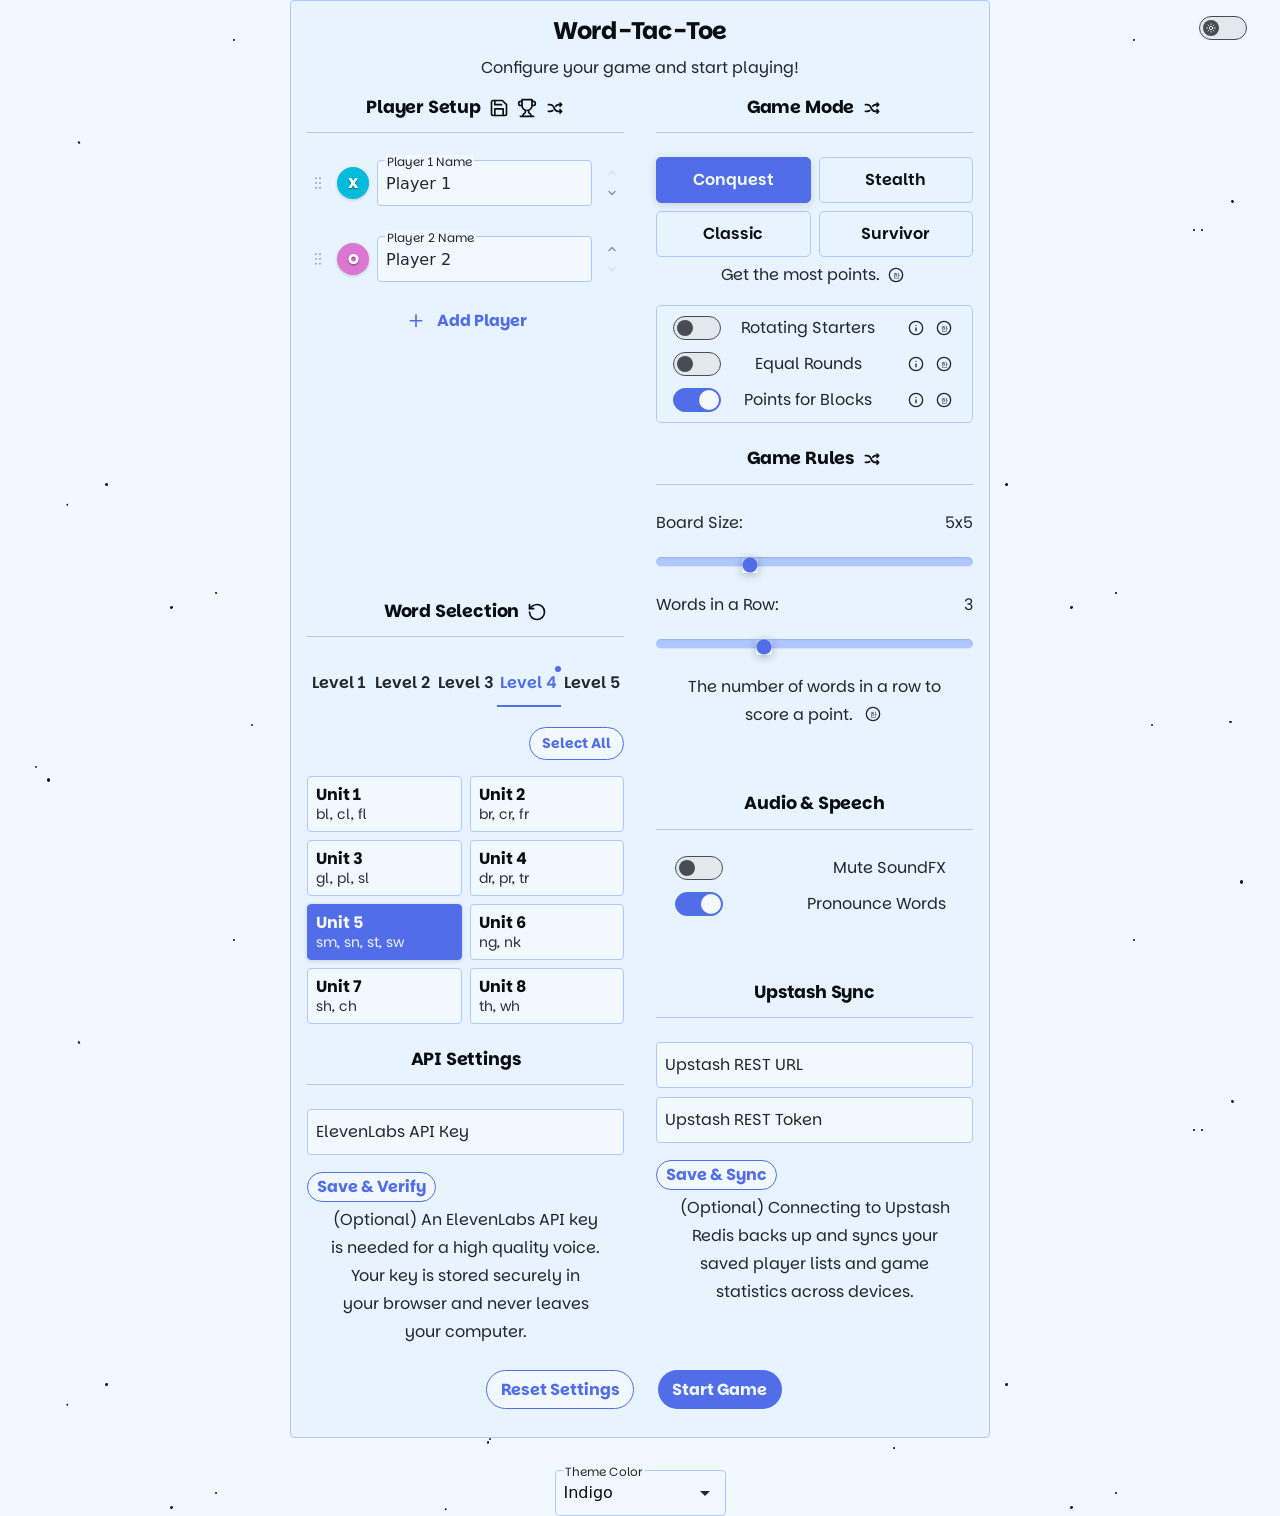
<file: index.html>
<!DOCTYPE html>
<html lang="en" class="light">

<head>
  <meta charset="UTF-8">
  <meta name="viewport" content="width=device-width, initial-scale=1.0">
  <title>Word-Tac-Toe</title>
  <link rel="icon" type="image/png" href="/favicon/favicon-96x96.png" sizes="96x96" />
  <link rel="icon" type="image/svg+xml" href="/favicon/favicon.svg" />
  <link rel="shortcut icon" href="/favicon/favicon.ico" />
  <link rel="apple-touch-icon" sizes="180x180" href="/favicon/apple-touch-icon.png" />
  <meta name="apple-mobile-web-app-title" content="Word-Tac-Toe" />
  <link rel="manifest" href="/favicon/site.webmanifest" />
  <link rel="stylesheet" href="css/main.css?v=13">
</head>

<body>
  <header class="theme-switcher-container">
    <label class="switch">
      <input type="checkbox" role="switch" id="darkModeToggle">
      <span class="label sr-only">Toggle dark mode</span>
    </label>
  </header>
  <main>
    <div id="view-container">
      <div id="game-setup" class="card outlined view is-active">
        <hgroup>
          <h2 class="h3">Word-Tac-Toe</h2>
          <p>Configure your game and start playing!</p>
        </hgroup>
        <div class="content">
          <div class="setup-section player-setup">
            <h4 class="h5">
              Player Setup
              <button id="manage-sets-btn" class="icon-button small" aria-label="Manage player lists">
                <svg xmlns="http://www.w3.org/2000/svg" width="24" height="24" viewBox="0 0 24 24" fill="none"
                  stroke="currentColor" stroke-width="2" stroke-linecap="round" stroke-linejoin="round">
                  <path d="M19 21H5a2 2 0 0 1-2-2V5a2 2 0 0 1 2-2h11l5 5v11a2 2 0 0 1-2 2z"></path>
                  <polyline points="17 21 17 13 7 13 7 21"></polyline>
                  <polyline points="7 3 7 8 15 8"></polyline>
                </svg>
              </button>
              <button id="show-stats-btn" class="icon-button small" aria-label="Show player stats">
                <svg xmlns="http://www.w3.org/2000/svg" width="24" height="24" viewBox="0 0 24 24" fill="none"
                  stroke="currentColor" stroke-width="2" stroke-linecap="round" stroke-linejoin="round">
                  <path d="M6 9H4.5a2.5 2.5 0 0 1 0-5H6" />
                  <path d="M18 9h1.5a2.5 2.5 0 0 0 0-5H18" />
                  <path d="M4 22h16" />
                  <path d="M10 14.66V17c0 .55-.47.98-.97 1.21C7.85 18.75 7 20.24 7 22" />
                  <path d="M14 14.66V17c0 .55.47.98.97 1.21C16.15 18.75 17 20.24 17 22" />
                  <path d="M18 2H6v7a6 6 0 0 0 12 0V2Z" />
                </svg>
              </button>
              <button id="randomizePlayerOrderBtn_setup" class="icon-button small" aria-label="Randomize player order">
                <svg viewBox="0 0 24 24" version="1.1" xml:space="preserve" xmlns="http://www.w3.org/2000/svg"
                  xmlns:xlink="http://www.w3.org/1999/xlink" fill="currentColor">
                  <g id="SVGRepo_bgCarrier" stroke-width="0"></g>
                  <g id="SVGRepo_tracerCarrier" stroke-linecap="round" stroke-linejoin="round"></g>
                  <g id="SVGRepo_iconCarrier">
                    <style type="text/css">
                      .st0 {
                        opacity: 0.2;
                        fill: none;
                        stroke: #000000;
                        stroke-width: 5.000000e-02;
                        stroke-miterlimit: 10;
                      }
                    </style>
                    <g id="Layer_1"></g>
                    <g id="Layer_2">
                      <g>
                        <path
                          d="M8.7,14.2C8,14.7,7.1,15,6.2,15H4c-0.6,0-1,0.4-1,1s0.4,1,1,1h2.2c1.3,0,2.6-0.4,3.7-1.2c0.4-0.3,0.5-1,0.2-1.4 C9.7,13.9,9.1,13.8,8.7,14.2z">
                        </path>
                        <path
                          d="M13,10.7c0.3,0,0.6-0.1,0.8-0.3C14.5,9.5,15.6,9,16.8,9h0.8l-0.3,0.3c-0.4,0.4-0.4,1,0,1.4c0.2,0.2,0.5,0.3,0.7,0.3 s0.5-0.1,0.7-0.3l2-2c0.1-0.1,0.2-0.2,0.2-0.3c0.1-0.2,0.1-0.5,0-0.8c-0.1-0.1-0.1-0.2-0.2-0.3l-2-2c-0.4-0.4-1-0.4-1.4,0 s-0.4,1,0,1.4L17.6,7h-0.8c-1.8,0-3.4,0.8-4.6,2.1c-0.4,0.4-0.3,1,0.1,1.4C12.5,10.7,12.8,10.7,13,10.7z">
                        </path>
                        <path
                          d="M20.7,15.3l-2-2c-0.4-0.4-1-0.4-1.4,0s-0.4,1,0,1.4l0.3,0.3h-1.5c-1.6,0-2.9-0.9-3.6-2.3l-1.2-2.4C10.3,8.3,8.2,7,5.9,7H4 C3.4,7,3,7.4,3,8s0.4,1,1,1h1.9c1.6,0,2.9,0.9,3.6,2.3l1.2,2.4c1,2.1,3.1,3.4,5.4,3.4h1.5l-0.3,0.3c-0.4,0.4-0.4,1,0,1.4 c0.2,0.2,0.5,0.3,0.7,0.3s0.5-0.1,0.7-0.3l2-2C21.1,16.3,21.1,15.7,20.7,15.3z">
                        </path>
                      </g>
                    </g>
                  </g>
                </svg>
              </button>
            </h4>


            <div id="player-names-container">
            </div>

            <div class="add-player-container">
              <button id="addPlayerBtn" class="button">
                <svg xmlns="http://www.w3.org/2000/svg" width="24" height="24" viewBox="0 0 24 24" fill="none"
                  stroke="currentColor" stroke-width="2" stroke-linecap="round" stroke-linejoin="round">
                  <line x1="12" y1="5" x2="12" y2="19"></line>
                  <line x1="5" y1="12" x2="19" y2="12"></line>
                </svg>
                <span>Add Player</span>
              </button>
            </div>

          </div>

          <div class="setup-section game-rules">
            <h4 class="h5">
              Game Rules
              <button id="randomizeBoardSizeBtn" class="icon-button small" aria-label="Randomize game board size">
                <svg viewBox="0 0 24 24" version="1.1" xml:space="preserve" xmlns="http://www.w3.org/2000/svg"
                  xmlns:xlink="http://www.w3.org/1999/xlink" fill="currentColor">
                  <g id="SVGRepo_bgCarrier" stroke-width="0"></g>
                  <g id="SVGRepo_tracerCarrier" stroke-linecap="round" stroke-linejoin="round"></g>
                  <g id="SVGRepo_iconCarrier">
                    <style type="text/css">
                      .st0 {
                        opacity: 0.2;
                        fill: none;
                        stroke: #000000;
                        stroke-width: 5.000000e-02;
                        stroke-miterlimit: 10;
                      }
                    </style>
                    <g id="Layer_1"></g>
                    <g id="Layer_2">
                      <g>
                        <path
                          d="M8.7,14.2C8,14.7,7.1,15,6.2,15H4c-0.6,0-1,0.4-1,1s0.4,1,1,1h2.2c1.3,0,2.6-0.4,3.7-1.2c0.4-0.3,0.5-1,0.2-1.4 C9.7,13.9,9.1,13.8,8.7,14.2z">
                        </path>
                        <path
                          d="M13,10.7c0.3,0,0.6-0.1,0.8-0.3C14.5,9.5,15.6,9,16.8,9h0.8l-0.3,0.3c-0.4,0.4-0.4,1,0,1.4c0.2,0.2,0.5,0.3,0.7,0.3 s0.5-0.1,0.7-0.3l2-2c0.1-0.1,0.2-0.2,0.2-0.3c0.1-0.2,0.1-0.5,0-0.8c-0.1-0.1-0.1-0.2-0.2-0.3l-2-2c-0.4-0.4-1-0.4-1.4,0 s-0.4,1,0,1.4L17.6,7h-0.8c-1.8,0-3.4,0.8-4.6,2.1c-0.4,0.4-0.3,1,0.1,1.4C12.5,10.7,12.8,10.7,13,10.7z">
                        </path>
                        <path
                          d="M20.7,15.3l-2-2c-0.4-0.4-1-0.4-1.4,0s-0.4,1,0,1.4l0.3,0.3h-1.5c-1.6,0-2.9-0.9-3.6-2.3l-1.2-2.4C10.3,8.3,8.2,7,5.9,7H4 C3.4,7,3,7.4,3,8s0.4,1,1,1h1.9c1.6,0,2.9,0.9,3.6,2.3l1.2,2.4c1,2.1,3.1,3.4,5.4,3.4h1.5l-0.3,0.3c-0.4,0.4-0.4,1,0,1.4 c0.2,0.2,0.5,0.3,0.7,0.3s0.5-0.1,0.7-0.3l2-2C21.1,16.3,21.1,15.7,20.7,15.3z">
                        </path>
                      </g>
                    </g>
                  </g>
                </svg>
              </button>
            </h4>
            <div class="range-container">
              <label class="range">
                <div class="range-label-container">
                  <span class="label">Board Size: </span><span id="gridSizeValue">5x5</span>
                </div>
                <input type="range" id="gridSize" min="3" max="10" value="5">
              </label>
            </div>
            <div class="range-container">
              <label class="range">
                <div class="range-label-container">
                  <span class="label">Words in a Row: </span><span id="matchLengthValue">3</span>
                </div>
                <input type="range" id="matchLength" min="2" max="5" value="3">
              </label>
            </div>
            <p class="field-hint">
              The number of words in a row to score a point.
              <span class="tooltip-container inline-tooltip">
                <button type="button" class="icon-button small tooltip-trigger" aria-label="Words in a Row Korean Info" aria-describedby="match-length-tooltip-ko">
                  <svg width="16" height="16" viewBox="0 0 24 24" fill="none" stroke="currentColor" stroke-width="2" stroke-linecap="round" stroke-linejoin="round">
                    <circle cx="12" cy="12" r="10"></circle>
                    <text x="12" y="12" text-anchor="middle" dominant-baseline="central" font-size="10.5" font-family="'Apple SD Gothic Neo', 'Malgun Gothic', 'Noto Sans KR', sans-serif" font-weight="700" fill="currentColor" stroke="none">한</text>
                  </svg>
                </button>
                <span id="match-length-tooltip-ko" class="tooltip-popup" role="tooltip">
                  점수를 획득하기 위해 한 줄로 이어야 하는 단어 수입니다.
                </span>
              </span>
            </p>
          </div>

          <div class="setup-section audio-settings">
            <h4 class="h5">Audio & Speech</h4>
            <div class="setting-group audio-toggles-group">
              <label class="switch">
                <input type="checkbox" role="switch" id="muteSoundsToggle">
                <span class="label">Mute SoundFX</span>
              </label>
              <label class="switch">
                <input type="checkbox" role="switch" id="pronounceWordsToggle" checked>
                <span class="label">Pronounce Words</span>
              </label>
            </div>
          </div>

          <div class="setup-section game-mode-setup">
            <h4 class="h5">
              Game Mode
              <button id="randomizeGameModeBtn" class="icon-button small" aria-label="Randomize game mode">
                <svg viewBox="0 0 24 24" version="1.1" xml:space="preserve" xmlns="http://www.w3.org/2000/svg"
                  xmlns:xlink="http://www.w3.org/1999/xlink" fill="currentColor">
                  <g id="SVGRepo_bgCarrier" stroke-width="0"></g>
                  <g id="SVGRepo_tracerCarrier" stroke-linecap="round" stroke-linejoin="round"></g>
                  <g id="SVGRepo_iconCarrier">
                    <style type="text/css">
                      .st0 {
                        opacity: 0.2;
                        fill: none;
                        stroke: #000000;
                        stroke-width: 5.000000e-02;
                        stroke-miterlimit: 10;
                      }
                    </style>
                    <g id="Layer_1"></g>
                    <g id="Layer_2">
                      <g>
                        <path
                          d="M8.7,14.2C8,14.7,7.1,15,6.2,15H4c-0.6,0-1,0.4-1,1s0.4,1,1,1h2.2c1.3,0,2.6-0.4,3.7-1.2c0.4-0.3,0.5-1,0.2-1.4 C9.7,13.9,9.1,13.8,8.7,14.2z">
                        </path>
                        <path
                          d="M13,10.7c0.3,0,0.6-0.1,0.8-0.3C14.5,9.5,15.6,9,16.8,9h0.8l-0.3,0.3c-0.4,0.4-0.4,1,0,1.4c0.2,0.2,0.5,0.3,0.7,0.3 s0.5-0.1,0.7-0.3l2-2c0.1-0.1,0.2-0.2,0.2-0.3c0.1-0.2,0.1-0.5,0-0.8c-0.1-0.1-0.1-0.2-0.2-0.3l-2-2c-0.4-0.4-1-0.4-1.4,0 s-0.4,1,0,1.4L17.6,7h-0.8c-1.8,0-3.4,0.8-4.6,2.1c-0.4,0.4-0.3,1,0.1,1.4C12.5,10.7,12.8,10.7,13,10.7z">
                        </path>
                        <path
                          d="M20.7,15.3l-2-2c-0.4-0.4-1-0.4-1.4,0s-0.4,1,0,1.4l0.3,0.3h-1.5c-1.6,0-2.9-0.9-3.6-2.3l-1.2-2.4C10.3,8.3,8.2,7,5.9,7H4 C3.4,7,3,7.4,3,8s0.4,1,1,1h1.9c1.6,0,2.9,0.9,3.6,2.3l1.2,2.4c1,2.1,3.1,3.4,5.4,3.4h1.5l-0.3,0.3c-0.4,0.4-0.4,1,0,1.4 c0.2,0.2,0.5,0.3,0.7,0.3s0.5-0.1,0.7-0.3l2-2C21.1,16.3,21.1,15.7,20.7,15.3z">
                        </path>
                      </g>
                    </g>
                  </g>
                </svg>
              </button>
            </h4>
            <div class="game-mode-grid" id="gameModeSelector" role="radiogroup" aria-label="Game Mode">
              <button type="button" role="radio" data-mode="Conquest" aria-checked="true" class="selected">
                <span>Conquest</span>
              </button>
              <button type="button" role="radio" data-mode="Stealth" aria-checked="false">
                <span>Stealth</span>
              </button>
              <button type="button" role="radio" data-mode="Classic" aria-checked="false">
                <span>Classic</span>
              </button>
              <button type="button" role="radio" data-mode="Survivor" aria-checked="false">
                <span>Survivor</span>
              </button>
            </div>
            <div class="game-mode-hint-wrapper">
              <p class="field-hint" id="gameModeHint">Get the most points.</p>
              <div class="tooltip-container">
                <button type="button" class="icon-button small tooltip-trigger" aria-label="Game Mode Korean Info" aria-describedby="game-mode-tooltip-ko">
                  <svg width="16" height="16" viewBox="0 0 24 24" fill="none" stroke="currentColor" stroke-width="2" stroke-linecap="round" stroke-linejoin="round">
                    <circle cx="12" cy="12" r="10"></circle>
                    <text x="12" y="12" text-anchor="middle" dominant-baseline="central" font-size="10.5" font-family="'Apple SD Gothic Neo', 'Malgun Gothic', 'Noto Sans KR', sans-serif" font-weight="700" fill="currentColor" stroke="none">한</text>
                  </svg>
                </button>
                <div id="game-mode-tooltip-ko" class="tooltip-popup" role="tooltip">
                  가장 많은 점수를 획득하세요.
                </div>
              </div>
            </div>
            <div id="modeRulesPanel" class="mode-rules-panel">
              <div class="panel-inner">
                <div id="conquestOptionsGroup" class="setting-group conquest-options">
              <div class="option-row">
                <label class="switch">
                  <input type="checkbox" role="switch" id="conquestRotatingStarterToggle">
                  <span class="label">Rotating Starters</span>
                </label>
                <div class="tooltip-group">
                  <div class="tooltip-container">
                    <button type="button" class="icon-button small tooltip-trigger" aria-label="Rotating Starters Info" aria-describedby="conquest-starter-tooltip">
                      <svg width="16" height="16" viewBox="0 0 24 24" fill="none" stroke="currentColor" stroke-width="2" stroke-linecap="round" stroke-linejoin="round">
                        <circle cx="12" cy="12" r="10"></circle>
                        <line x1="12" y1="16" x2="12" y2="12"></line>
                        <line x1="12" y1="8" x2="12.01" y2="8"></line>
                      </svg>
                    </button>
                    <div id="conquest-starter-tooltip" class="tooltip-popup" role="tooltip">
                      Rotates which player moves first at the start of each round to balance opening tempo.
                    </div>
                  </div>
                  <div class="tooltip-container">
                    <button type="button" class="icon-button small tooltip-trigger" aria-label="Rotating Starters Korean Info" aria-describedby="conquest-starter-tooltip-ko">
                      <svg width="16" height="16" viewBox="0 0 24 24" fill="none" stroke="currentColor" stroke-width="2" stroke-linecap="round" stroke-linejoin="round">
                        <circle cx="12" cy="12" r="10"></circle>
                        <text x="12" y="12" text-anchor="middle" dominant-baseline="central" font-size="10.5" font-family="'Apple SD Gothic Neo', 'Malgun Gothic', 'Noto Sans KR', sans-serif" font-weight="700" fill="currentColor" stroke="none">한</text>
                      </svg>
                    </button>
                    <div id="conquest-starter-tooltip-ko" class="tooltip-popup" role="tooltip">
                      매 라운드마다 선공 플레이어를 교대하여 첫 번째 턴의 유리함을 조절합니다.
                    </div>
                  </div>
                </div>
              </div>

              <div class="option-row">
                <label class="switch">
                  <input type="checkbox" role="switch" id="conquestEqualRoundsToggle">
                  <span class="label">Equal Rounds</span>
                </label>
                <div class="tooltip-group">
                  <div class="tooltip-container">
                    <button type="button" class="icon-button small tooltip-trigger" aria-label="Equal Rounds Info" aria-describedby="conquest-rounds-tooltip">
                      <svg width="16" height="16" viewBox="0 0 24 24" fill="none" stroke="currentColor" stroke-width="2" stroke-linecap="round" stroke-linejoin="round">
                        <circle cx="12" cy="12" r="10"></circle>
                        <line x1="12" y1="16" x2="12" y2="12"></line>
                        <line x1="12" y1="8" x2="12.01" y2="8"></line>
                      </svg>
                    </button>
                    <div id="conquest-rounds-tooltip" class="tooltip-popup" role="tooltip">
                      Ends the match once all players have taken an equal number of turns so no player gets an extra move on odd grids.
                    </div>
                  </div>
                  <div class="tooltip-container">
                    <button type="button" class="icon-button small tooltip-trigger" aria-label="Equal Rounds Korean Info" aria-describedby="conquest-rounds-tooltip-ko">
                      <svg width="16" height="16" viewBox="0 0 24 24" fill="none" stroke="currentColor" stroke-width="2" stroke-linecap="round" stroke-linejoin="round">
                        <circle cx="12" cy="12" r="10"></circle>
                        <text x="12" y="12" text-anchor="middle" dominant-baseline="central" font-size="10.5" font-family="'Apple SD Gothic Neo', 'Malgun Gothic', 'Noto Sans KR', sans-serif" font-weight="700" fill="currentColor" stroke="none">한</text>
                      </svg>
                    </button>
                    <div id="conquest-rounds-tooltip-ko" class="tooltip-popup" role="tooltip">
                      모든 플레이어가 동일한 횟수의 턴을 마친 후 경기를 종료하여, 홀수 칸 그리드에서 특정 플레이어가 추가 턴을 갖지 않도록 합니다.
                    </div>
                  </div>
                </div>
              </div>

              <div class="option-row">
                <label class="switch">
                  <input type="checkbox" role="switch" id="conquestBlockPointsToggle" checked>
                  <span class="label">Points for Blocks</span>
                </label>
                <div class="tooltip-group">
                  <div class="tooltip-container">
                    <button type="button" class="icon-button small tooltip-trigger" aria-label="Points for Blocks Info" aria-describedby="conquest-block-tooltip">
                      <svg width="16" height="16" viewBox="0 0 24 24" fill="none" stroke="currentColor" stroke-width="2" stroke-linecap="round" stroke-linejoin="round">
                        <circle cx="12" cy="12" r="10"></circle>
                        <line x1="12" y1="16" x2="12" y2="12"></line>
                        <line x1="12" y1="8" x2="12.01" y2="8"></line>
                      </svg>
                    </button>
                    <div id="conquest-block-tooltip" class="tooltip-popup" role="tooltip">
                      Earn 0.5 points for each opponent scoring line blocked by your move (when not scoring a point).
                    </div>
                  </div>
                  <div class="tooltip-container">
                    <button type="button" class="icon-button small tooltip-trigger" aria-label="Points for Blocks Korean Info" aria-describedby="conquest-block-tooltip-ko">
                      <svg width="16" height="16" viewBox="0 0 24 24" fill="none" stroke="currentColor" stroke-width="2" stroke-linecap="round" stroke-linejoin="round">
                        <circle cx="12" cy="12" r="10"></circle>
                        <text x="12" y="12" text-anchor="middle" dominant-baseline="central" font-size="10.5" font-family="'Apple SD Gothic Neo', 'Malgun Gothic', 'Noto Sans KR', sans-serif" font-weight="700" fill="currentColor" stroke="none">한</text>
                      </svg>
                    </button>
                    <div id="conquest-block-tooltip-ko" class="tooltip-popup" role="tooltip">
                      자신의 턴에 점수를 내지 않더라도, 상대방의 득점 라인을 방어(블록)할 때마다 0.5점을 획득합니다.
                    </div>
                  </div>
                </div>
              </div>
            </div>
            <div id="stealthOptionsGroup" class="setting-group stealth-options hidden">
              <div class="option-row">
                <label class="switch">
                  <input type="checkbox" role="switch" id="stealthRotatingStarterToggle">
                  <span class="label">Rotating Starters</span>
                </label>
                <div class="tooltip-group">
                  <div class="tooltip-container">
                    <button type="button" class="icon-button small tooltip-trigger" aria-label="Rotating Starters Info" aria-describedby="stealth-starter-tooltip">
                      <svg width="16" height="16" viewBox="0 0 24 24" fill="none" stroke="currentColor" stroke-width="2" stroke-linecap="round" stroke-linejoin="round">
                        <circle cx="12" cy="12" r="10"></circle>
                        <line x1="12" y1="16" x2="12" y2="12"></line>
                        <line x1="12" y1="8" x2="12.01" y2="8"></line>
                      </svg>
                    </button>
                    <div id="stealth-starter-tooltip" class="tooltip-popup" role="tooltip">
                      Rotates which player moves first at the start of each round to balance opening tempo.
                    </div>
                  </div>
                  <div class="tooltip-container">
                    <button type="button" class="icon-button small tooltip-trigger" aria-label="Rotating Starters Korean Info" aria-describedby="stealth-starter-tooltip-ko">
                      <svg width="16" height="16" viewBox="0 0 24 24" fill="none" stroke="currentColor" stroke-width="2" stroke-linecap="round" stroke-linejoin="round">
                        <circle cx="12" cy="12" r="10"></circle>
                        <text x="12" y="12" text-anchor="middle" dominant-baseline="central" font-size="10.5" font-family="'Apple SD Gothic Neo', 'Malgun Gothic', 'Noto Sans KR', sans-serif" font-weight="700" fill="currentColor" stroke="none">한</text>
                      </svg>
                    </button>
                    <div id="stealth-starter-tooltip-ko" class="tooltip-popup" role="tooltip">
                      매 라운드마다 선공 플레이어를 교대하여 첫 번째 턴의 유리함을 조절합니다.
                    </div>
                  </div>
                </div>
              </div>

              <div class="option-row">
                <label class="switch">
                  <input type="checkbox" role="switch" id="stealthEqualRoundsToggle">
                  <span class="label">Equal Rounds</span>
                </label>
                <div class="tooltip-group">
                  <div class="tooltip-container">
                    <button type="button" class="icon-button small tooltip-trigger" aria-label="Equal Rounds Info" aria-describedby="stealth-rounds-tooltip">
                      <svg width="16" height="16" viewBox="0 0 24 24" fill="none" stroke="currentColor" stroke-width="2" stroke-linecap="round" stroke-linejoin="round">
                        <circle cx="12" cy="12" r="10"></circle>
                        <line x1="12" y1="16" x2="12" y2="12"></line>
                        <line x1="12" y1="8" x2="12.01" y2="8"></line>
                      </svg>
                    </button>
                    <div id="stealth-rounds-tooltip" class="tooltip-popup" role="tooltip">
                      Ends the match once all players have taken an equal number of turns so no player is forced to take an extra turn.
                    </div>
                  </div>
                  <div class="tooltip-container">
                    <button type="button" class="icon-button small tooltip-trigger" aria-label="Equal Rounds Korean Info" aria-describedby="stealth-rounds-tooltip-ko">
                      <svg width="16" height="16" viewBox="0 0 24 24" fill="none" stroke="currentColor" stroke-width="2" stroke-linecap="round" stroke-linejoin="round">
                        <circle cx="12" cy="12" r="10"></circle>
                        <text x="12" y="12" text-anchor="middle" dominant-baseline="central" font-size="10.5" font-family="'Apple SD Gothic Neo', 'Malgun Gothic', 'Noto Sans KR', sans-serif" font-weight="700" fill="currentColor" stroke="none">한</text>
                      </svg>
                    </button>
                    <div id="stealth-rounds-tooltip-ko" class="tooltip-popup" role="tooltip">
                      모든 플레이어가 동일한 횟수의 턴을 마친 후 경기를 종료하여, 특정 플레이어가 불필요하게 추가 턴을 하지 않도록 합니다.
                    </div>
                  </div>
                </div>
              </div>
            </div>
            <div id="survivorOptionsGroup" class="setting-group survivor-options hidden">
              <div class="option-row">
                <label class="switch">
                  <input type="checkbox" role="switch" id="survivorRotatingStarterToggle">
                  <span class="label">Rotating Starters</span>
                </label>
                <div class="tooltip-group">
                  <div class="tooltip-container">
                    <button type="button" class="icon-button small tooltip-trigger" aria-label="Rotating Starters Info" aria-describedby="survivor-starter-tooltip">
                      <svg width="16" height="16" viewBox="0 0 24 24" fill="none" stroke="currentColor" stroke-width="2" stroke-linecap="round" stroke-linejoin="round">
                        <circle cx="12" cy="12" r="10"></circle>
                        <line x1="12" y1="16" x2="12" y2="12"></line>
                        <line x1="12" y1="8" x2="12.01" y2="8"></line>
                      </svg>
                    </button>
                    <div id="survivor-starter-tooltip" class="tooltip-popup" role="tooltip">
                      Rotates who starts each round among surviving players so the last player doesn't have an unfair advantage.
                    </div>
                  </div>
                  <div class="tooltip-container">
                    <button type="button" class="icon-button small tooltip-trigger" aria-label="Rotating Starters Korean Info" aria-describedby="survivor-starter-tooltip-ko">
                      <svg width="16" height="16" viewBox="0 0 24 24" fill="none" stroke="currentColor" stroke-width="2" stroke-linecap="round" stroke-linejoin="round">
                        <circle cx="12" cy="12" r="10"></circle>
                        <text x="12" y="12" text-anchor="middle" dominant-baseline="central" font-size="10.5" font-family="'Apple SD Gothic Neo', 'Malgun Gothic', 'Noto Sans KR', sans-serif" font-weight="700" fill="currentColor" stroke="none">한</text>
                      </svg>
                    </button>
                    <div id="survivor-starter-tooltip-ko" class="tooltip-popup" role="tooltip">
                      마지막 플레이어에게 불리하지 않도록, 살아남은 플레이어들 사이에서 매 라운드 선공을 번갈아 변경합니다.
                    </div>
                  </div>
                </div>
              </div>

              <div class="option-row">
                <label class="switch">
                  <input type="checkbox" role="switch" id="survivorEqualRoundsToggle">
                  <span class="label">Equal Rounds</span>
                </label>
                <div class="tooltip-group">
                  <div class="tooltip-container">
                    <button type="button" class="icon-button small tooltip-trigger" aria-label="Equal Rounds Info" aria-describedby="survivor-equal-rounds-tooltip">
                      <svg width="16" height="16" viewBox="0 0 24 24" fill="none" stroke="currentColor" stroke-width="2" stroke-linecap="round" stroke-linejoin="round">
                        <circle cx="12" cy="12" r="10"></circle>
                        <line x1="12" y1="16" x2="12" y2="12"></line>
                        <line x1="12" y1="8" x2="12.01" y2="8"></line>
                      </svg>
                    </button>
                    <div id="survivor-equal-rounds-tooltip" class="tooltip-popup" role="tooltip">
                      Ensures all players get equal turns per round. When a player is eliminated, the round is completed so nobody is eliminated with fewer turns.
                    </div>
                  </div>
                  <div class="tooltip-container">
                    <button type="button" class="icon-button small tooltip-trigger" aria-label="Equal Rounds Korean Info" aria-describedby="survivor-equal-rounds-tooltip-ko">
                      <svg width="16" height="16" viewBox="0 0 24 24" fill="none" stroke="currentColor" stroke-width="2" stroke-linecap="round" stroke-linejoin="round">
                        <circle cx="12" cy="12" r="10"></circle>
                        <text x="12" y="12" text-anchor="middle" dominant-baseline="central" font-size="10.5" font-family="'Apple SD Gothic Neo', 'Malgun Gothic', 'Noto Sans KR', sans-serif" font-weight="700" fill="currentColor" stroke="none">한</text>
                      </svg>
                    </button>
                    <div id="survivor-equal-rounds-tooltip-ko" class="tooltip-popup" role="tooltip">
                      모든 플레이어가 라운드당 동일한 턴을 갖도록 합니다. 탈락자가 발생해도 해당 라운드를 끝까지 마쳐 더 적은 턴으로 탈락하지 않도록 보장합니다.
                    </div>
                  </div>
                </div>
              </div>
            </div>
              </div>
            </div>
          </div>

          <div class="setup-section word-selection">
            <h4 class="h5">
              Word Selection
              <button type="button" id="reset-units-btn" class="icon-button small" aria-label="Reset all units" title="Reset all units">
                <svg xmlns="http://www.w3.org/2000/svg" width="24" height="24" viewBox="0 0 24 24" fill="none" stroke="currentColor" stroke-width="2" stroke-linecap="round" stroke-linejoin="round">
                  <path d="M3 12a9 9 0 1 0 9-9 9.75 9.75 0 0 0-6.74 2.74L3 8"></path>
                  <path d="M3 3v5h5"></path>
                </svg>
              </button>
              <button type="button" id="manage-books-btn" class="icon-button small" aria-label="Manage textbook series visibility" title="Manage Books" style="display: none;">
                <svg xmlns="http://www.w3.org/2000/svg" width="24" height="24" viewBox="0 0 24 24" fill="none" stroke="currentColor" stroke-width="2" stroke-linecap="round" stroke-linejoin="round">
                  <path d="M4 19.5A2.5 2.5 0 0 1 6.5 17H20"></path>
                  <path d="M6.5 2H20v20H6.5A2.5 2.5 0 0 1 4 19.5v-15A2.5 2.5 0 0 1 6.5 2z"></path>
                </svg>
              </button>
            </h4>
            <div class="word-selection-container">
              <label class="field book-selection-field" id="book-select-field" style="display: none; width: 100%; max-width: 320px; margin-bottom: 0.5rem;">
                <span class="label">Textbook Series</span>
                <select id="book-select" class="book-select"></select>
              </label>

              <!-- Level Tabs Navigation -->
              <div id="unit-level-tabs" class="unit-level-tabs" role="tablist" aria-label="Textbook Levels">
              </div>

              <!-- Active Level Toolbar -->
              <div id="active-level-toolbar" class="active-level-toolbar">
                <button type="button" id="toggle-level-all-btn" class="button outlined small toggle-level-all-btn">Select All</button>
              </div>

              <!-- Unit Chips Grid -->
              <div id="unit-chips-grid" class="unit-chips-grid" role="group" aria-label="Unit Selection">
              </div>
            </div>
          </div>

          <div class="setup-section api-settings" id="api-settings-section">
            <h4 class="h5">API Settings</h4>
            <label class="field" id="api-key-field">
              <span class="label">ElevenLabs API Key</span>
              <input type="password" id="elevenlabs-api-key" name="elevenlabs-api-key" autocomplete="off"
                placeholder="Paste your key here...">
            </label>
            <div class="api-actions">
              <button id="save-api-key-btn" class="button outlined small">Save & Verify</button>
              <span id="api-key-status" class="api-status-msg"></span>
            </div>
            <p class="field-hint">(Optional) An ElevenLabs API key is needed for a high quality voice. <br> Your key is
              stored
              securely in your browser and never leaves your computer.</p>
          </div>

          <div class="setup-section sync-settings" id="sync-settings-section">
            <h4 class="h5">Upstash Sync</h4>
            <label class="field">
              <span class="label">Upstash REST URL</span>
              <input type="text" id="upstash-url" name="upstash-url" placeholder="https://...upstash.io">
            </label>
            <label class="field">
              <span class="label">Upstash REST Token</span>
              <input type="password" id="upstash-token" name="upstash-token" placeholder="Paste token here...">
            </label>
            <div class="sync-actions">
              <button id="save-sync-btn" class="button outlined small">Save & Sync</button>
              <span id="sync-status" class="sync-status-msg"></span>
            </div>
            <p class="field-hint">(Optional) Connecting to Upstash Redis backs up and syncs your saved player lists and game statistics across devices.</p>
          </div>

        </div>

        <div class="actions">
          <div class="button-group">
            <button id="resetSettingsBtn" class="button outlined">Reset Settings</button>
            <button id="startGameBtn" class="button filled">Start Game</button>
          </div>
        </div>
      </div>

      <label class="field" id="main-theme-selector">
        <span class="label">Theme Color</span>
        <select id="themeHueSelect">
          <option value="bw">Black & White</option>
          <option value="var(--oklch-red)">Red</option>
          <option value="var(--oklch-pink)">Pink</option>
          <option value="var(--oklch-purple)">Purple</option>
          <option value="var(--oklch-violet)">Violet</option>
          <option value="var(--oklch-indigo)" selected>Indigo</option>
          <option value="var(--oklch-blue)">Blue</option>
          <option value="var(--oklch-cyan)">Cyan</option>
          <option value="var(--oklch-teal)">Teal</option>
          <option value="var(--oklch-green)">Green</option>
          <option value="var(--oklch-lime)">Lime</option>
          <option value="var(--oklch-yellow)">Yellow</option>
          <option value="var(--oklch-orange)">Orange</option>
        </select>
      </label>

      <div id="game-view" class="view">
        <div id="reorder-controls" class="hidden">
          <div class="button-group">
            <button id="randomizeOrderBtn_game" class="button outlined">Randomize Order</button>
            <button id="startGameBtn_game" class="button filled">Start New Game</button>
          </div>
        </div>

        <div id="player-info-list" class="hidden">
        </div>

        <div id="game-board">
        </div>

        <div id="game-controls">
          <button id="resetGameBtn" class="button outlined">Reset Game</button>
          <button id="settings-btn" class="button">Back to Settings</button>
        </div>
      </div>

      <div id="stats-view" class="view">
        <div class="card outlined">
          <hgroup>
            <h2 class="h3">Player Statistics</h2>
          </hgroup>
          <div class="content">
            <label class="field">
              <span class="label">Select Player to View</span>
              <select id="stats-player-select">
                <option value="">--No players found--</option>
              </select>
            </label>
            <div id="stats-display-area">
            </div>
          </div>
          <div class="actions">
            <button id="back-to-setup-btn" class="button">Back to Setup</button>
          </div>
        </div>
      </div>
    </div>
  </main>

  <datalist id="player-list-data"></datalist>

  <footer>
    <div class="footer-illustration">
      <img src="images/snail.png" alt="A snail moving to the left" width="240">
    </div>
  </footer>

  <dialog id="game-over-dialog" class="card elevated">
    <hgroup>
      <h2 id="dialog-title" class="h4"></h2>
    </hgroup>
    <div id="dialog-content" class="content">
    </div>
    <div class="actions">
      <button id="close-dialog-btn" class="button outlined">Close</button>
      <button id="play-again-btn" class="button">Play Again</button>
    </div>
  </dialog>

  <dialog id="manage-books-dialog" class="card elevated manage-books-dialog">
    <div class="manage-books-header">
      <h3 class="h4" style="margin: 0;">Manage Books</h3>
      <button id="close-manage-books-btn" class="icon-button" aria-label="Close">
        <svg xmlns="http://www.w3.org/2000/svg" width="20" height="20" viewBox="0 0 24 24" fill="none" stroke="currentColor" stroke-width="2" stroke-linecap="round" stroke-linejoin="round">
          <line x1="18" y1="6" x2="6" y2="18"></line>
          <line x1="6" y1="6" x2="18" y2="18"></line>
        </svg>
      </button>
    </div>
    <p class="field-hint">Select which textbook series appear in Word-Tac-Toe.</p>
    <div id="manage-books-list" class="manage-books-list"></div>
    <div class="manage-books-actions">
      <button id="done-manage-books-btn" class="button">Done</button>
    </div>
  </dialog>

  <dialog id="player-sets-dialog" class="card elevated side-drawer">
    <button id="close-sets-dialog-btn" class="icon-button" aria-label="Close">
      <svg xmlns="http://www.w3.org/2000/svg" width="24" height="24" viewBox="0 0 24 24" fill="none"
        stroke="currentColor" stroke-width="2" stroke-linecap="round" stroke-linejoin="round">
        <line x1="18" y1="6" x2="6" y2="18"></line>
        <line x1="6" y1="6" x2="18" y2="18"></line>
      </svg>
    </button>
    <hgroup>
      <h2 class="h4">Manage Player Lists</h2>
    </hgroup>
    <div class="content">
      <div id="saved-sets-list">
      </div>
      <div class="save-set-action">
        <label class="field">
          <span class="label">List Name</span>
          <input type="text" id="save-set-name-input" placeholder="e.g. MWF 4:00 or TTh 6:50">
        </label>
        <div style="display: flex; gap: 0.5rem; margin-top: 0.35rem;">
          <label class="field" style="flex: 1; margin: 0;">
            <span class="label" style="font-size: 0.75rem;">Start Time</span>
            <input type="time" id="save-set-start-time" value="15:00">
          </label>
          <label class="field" style="flex: 1; margin: 0;">
            <span class="label" style="font-size: 0.75rem;">End Time</span>
            <input type="time" id="save-set-end-time" value="16:00">
          </label>
        </div>
        <div id="save-set-days-container" style="display: flex; gap: 0.25rem; margin-top: 0.4rem; flex-wrap: wrap;"></div>
        <button id="save-set-btn" class="button filled" style="margin-top: 0.75rem;">Save List &amp; Schedule</button>
      </div>
    </div>
  </dialog>

  <article popover="manual" id="feedback-snackbar" class="snackbar end-center" role="status">
    <div class="content">
      <p id="snackbar-message"></p>
    </div>
    <div class="actions">
      <button id="snackbar-action-btn" class="button"></button>
    
      <button class="icon-button" popovertarget="feedback-snackbar" popovertargetaction="hide">
        <span class="sr-only">Close</span>
        <svg xmlns="http://www.w3.org/2000/svg" width="24" height="24" viewBox="0 0 24 24" fill="none" stroke="currentColor"
          stroke-width="2" stroke-linecap="round" stroke-linejoin="round">
          <line x1="18" y1="6" x2="6" y2="18"></line>
          <line x1="6" y1="6" x2="18" y2="18"></line>
        </svg>
      </button>
    </div>
    </article>

  <script src="shared-class-sync.js?v=2.3"></script>
  <script>window.SharedClassSync?.getHiddenBooks || document.write('<script src="https://all-english-media.allenglish.link/shared/class-sync.js?v=2.3"><\/script>');</script>
  <script src="main.js?v=15" type="module" defer></script>
</body>

</html>
</file>
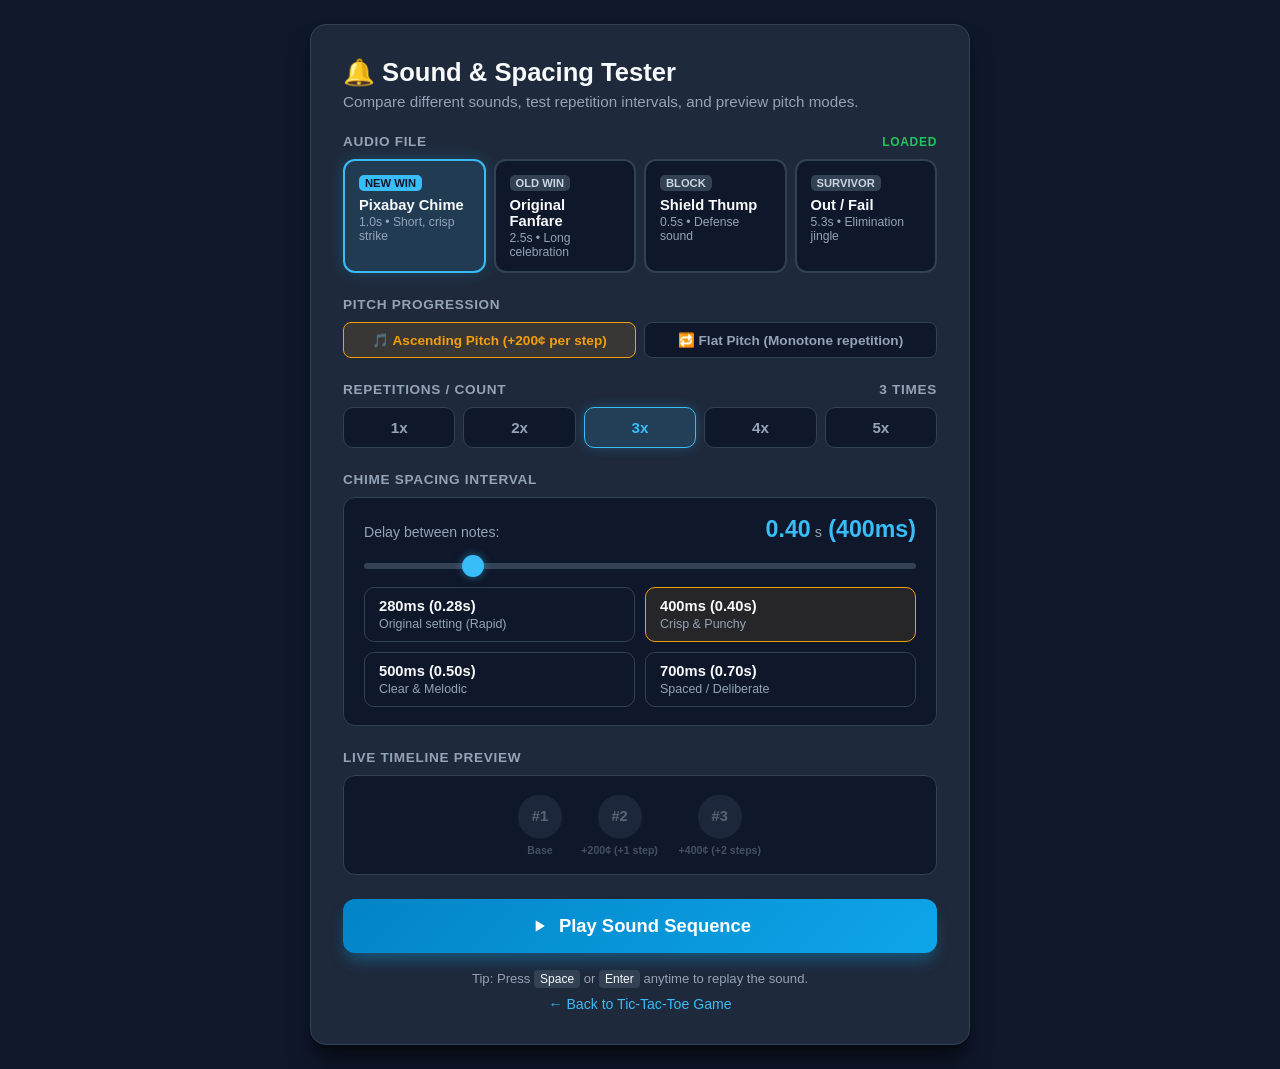
<file: sound-tester.html>
<!DOCTYPE html>
<html lang="en">
<head>
  <meta charset="UTF-8">
  <meta name="viewport" content="width=device-width, initial-scale=1.0">
  <title>Score & Sound Effect Tester</title>
  <style>
    :root {
      --bg: #0f172a;
      --card-bg: #1e293b;
      --card-border: #334155;
      --text-main: #f8fafc;
      --text-muted: #94a3b8;
      --primary: #38bdf8;
      --primary-hover: #0ea5e9;
      --accent: #f59e0b;
      --success: #22c55e;
    }

    * {
      box-sizing: border-box;
      margin: 0;
      padding: 0;
      font-family: -apple-system, BlinkMacSystemFont, "Segoe UI", Roboto, Helvetica, Arial, sans-serif;
    }

    body {
      background-color: var(--bg);
      color: var(--text-main);
      min-height: 100vh;
      display: flex;
      flex-direction: column;
      align-items: center;
      justify-content: center;
      padding: 24px;
    }

    .container {
      background: var(--card-bg);
      border: 1px solid var(--card-border);
      border-radius: 16px;
      max-width: 660px;
      width: 100%;
      padding: 32px;
      box-shadow: 0 20px 25px -5px rgba(0, 0, 0, 0.5), 0 8px 10px -6px rgba(0, 0, 0, 0.5);
    }

    h1 {
      font-size: 1.6rem;
      font-weight: 700;
      margin-bottom: 6px;
      display: flex;
      align-items: center;
      gap: 10px;
    }

    p.subtitle {
      color: var(--text-muted);
      font-size: 0.95rem;
      margin-bottom: 24px;
    }

    .section {
      margin-bottom: 24px;
    }

    .section-label {
      font-size: 0.85rem;
      font-weight: 600;
      text-transform: uppercase;
      letter-spacing: 0.05em;
      color: var(--text-muted);
      margin-bottom: 10px;
      display: flex;
      justify-content: space-between;
      align-items: center;
    }

    /* Sound Selector Cards */
    .sound-select-grid {
      display: grid;
      grid-template-columns: repeat(4, 1fr);
      gap: 8px;
    }

    @media (max-width: 600px) {
      .sound-select-grid {
        grid-template-columns: repeat(2, 1fr);
      }
    }

    .sound-card {
      background: #0f172a;
      border: 2px solid var(--card-border);
      border-radius: 12px;
      padding: 12px 14px;
      cursor: pointer;
      transition: all 0.15s ease;
      text-align: left;
      position: relative;
    }

    .sound-card:hover {
      border-color: #475569;
      background: #172033;
    }

    .sound-card.active {
      border-color: var(--primary);
      background: rgba(56, 189, 248, 0.12);
      box-shadow: 0 0 16px rgba(56, 189, 248, 0.2);
    }

    .sound-badge {
      display: inline-block;
      font-size: 0.70rem;
      font-weight: 700;
      text-transform: uppercase;
      padding: 2px 6px;
      border-radius: 5px;
      margin-bottom: 6px;
    }

    .sound-card.active .sound-badge {
      background: var(--primary);
      color: #0f172a;
    }

    .sound-card:not(.active) .sound-badge {
      background: #334155;
      color: #cbd5e1;
    }

    .sound-name {
      font-size: 0.92rem;
      font-weight: 700;
      color: var(--text-main);
      margin-bottom: 2px;
    }

    .sound-meta {
      font-size: 0.76rem;
      color: var(--text-muted);
    }

    /* Point selector */
    .btn-group {
      display: flex;
      gap: 8px;
    }

    .point-btn {
      flex: 1;
      padding: 11px 8px;
      background: #0f172a;
      border: 1.5px solid var(--card-border);
      color: var(--text-muted);
      border-radius: 10px;
      font-weight: 600;
      font-size: 0.95rem;
      cursor: pointer;
      transition: all 0.15s ease;
    }

    .point-btn:hover {
      border-color: var(--primary);
      color: var(--text-main);
    }

    .point-btn.active {
      background: rgba(56, 189, 248, 0.15);
      border-color: var(--primary);
      color: var(--primary);
      box-shadow: 0 0 12px rgba(56, 189, 248, 0.25);
    }

    /* Pitch mode toggle */
    .pitch-mode-group {
      display: flex;
      gap: 8px;
      margin-top: 8px;
    }

    .pitch-mode-btn {
      flex: 1;
      padding: 9px 12px;
      background: #0f172a;
      border: 1px solid var(--card-border);
      color: var(--text-muted);
      border-radius: 8px;
      font-size: 0.85rem;
      font-weight: 600;
      cursor: pointer;
      transition: all 0.15s;
    }

    .pitch-mode-btn:hover {
      border-color: #475569;
      color: var(--text-main);
    }

    .pitch-mode-btn.active {
      border-color: var(--accent);
      background: rgba(245, 158, 11, 0.12);
      color: var(--accent);
    }

    /* Spacing Slider */
    .slider-container {
      background: #0f172a;
      padding: 18px 20px;
      border-radius: 12px;
      border: 1px solid var(--card-border);
    }

    .slider-header {
      display: flex;
      justify-content: space-between;
      align-items: baseline;
      margin-bottom: 12px;
    }

    .slider-value {
      font-size: 1.45rem;
      font-weight: 700;
      color: var(--primary);
      font-variant-numeric: tabular-nums;
    }

    .slider-value span {
      font-size: 0.9rem;
      color: var(--text-muted);
      font-weight: 400;
      margin-left: 4px;
    }

    input[type="range"] {
      width: 100%;
      height: 6px;
      background: #334155;
      border-radius: 4px;
      outline: none;
      -webkit-appearance: none;
      cursor: pointer;
    }

    input[type="range"]::-webkit-slider-thumb {
      -webkit-appearance: none;
      width: 22px;
      height: 22px;
      border-radius: 50%;
      background: var(--primary);
      box-shadow: 0 0 8px rgba(56, 189, 248, 0.5);
      cursor: pointer;
      transition: transform 0.1s;
    }

    input[type="range"]::-webkit-slider-thumb:hover {
      transform: scale(1.15);
    }

    /* Presets */
    .presets-grid {
      display: grid;
      grid-template-columns: repeat(2, 1fr);
      gap: 10px;
      margin-top: 14px;
    }

    .preset-btn {
      padding: 10px 14px;
      background: #0f172a;
      border: 1px solid var(--card-border);
      border-radius: 10px;
      color: var(--text-main);
      cursor: pointer;
      text-align: left;
      transition: all 0.15s ease;
      display: flex;
      flex-direction: column;
      gap: 3px;
    }

    .preset-btn:hover {
      border-color: #475569;
      background: #172033;
    }

    .preset-btn.active {
      border-color: var(--accent);
      background: rgba(245, 158, 11, 0.1);
    }

    .preset-title {
      font-size: 0.92rem;
      font-weight: 600;
    }

    .preset-desc {
      font-size: 0.78rem;
      color: var(--text-muted);
    }

    /* Visualizer */
    .visualizer-container {
      background: #0f172a;
      border: 1px solid var(--card-border);
      border-radius: 12px;
      padding: 16px;
      min-height: 86px;
      display: flex;
      align-items: center;
      justify-content: center;
      gap: 14px;
      margin-bottom: 22px;
    }

    .chime-node {
      display: flex;
      flex-direction: column;
      align-items: center;
      gap: 6px;
      opacity: 0.4;
      transform: scale(0.92);
      transition: all 0.2s cubic-bezier(0.34, 1.56, 0.64, 1);
    }

    .chime-bubble {
      width: 48px;
      height: 48px;
      border-radius: 50%;
      background: #334155;
      display: flex;
      align-items: center;
      justify-content: center;
      font-weight: 700;
      color: #cbd5e1;
      font-size: 1rem;
      border: 2px solid transparent;
      transition: all 0.15s;
    }

    .chime-pitch {
      font-size: 0.72rem;
      color: var(--text-muted);
      font-weight: 600;
    }

    .chime-node.playing {
      opacity: 1;
      transform: scale(1.18);
    }

    .chime-node.playing .chime-bubble {
      background: var(--primary);
      color: #0f172a;
      border-color: #e0f2fe;
      box-shadow: 0 0 20px rgba(56, 189, 248, 0.8);
    }

    /* Play Action */
    .play-btn {
      width: 100%;
      padding: 16px;
      background: linear-gradient(135deg, #0284c7, #0ea5e9);
      border: none;
      border-radius: 12px;
      color: white;
      font-size: 1.15rem;
      font-weight: 700;
      cursor: pointer;
      display: flex;
      align-items: center;
      justify-content: center;
      gap: 10px;
      box-shadow: 0 10px 15px -3px rgba(14, 165, 233, 0.35);
      transition: all 0.15s;
    }

    .play-btn:hover {
      background: linear-gradient(135deg, #0369a1, #0284c7);
      transform: translateY(-1px);
      box-shadow: 0 14px 20px -3px rgba(14, 165, 233, 0.45);
    }

    .play-btn:active {
      transform: translateY(1px);
    }

    .play-btn:disabled {
      opacity: 0.6;
      cursor: not-allowed;
      transform: none;
    }

    .footer-note {
      text-align: center;
      margin-top: 18px;
      font-size: 0.82rem;
      color: var(--text-muted);
    }

    .footer-note kbd {
      background: #334155;
      padding: 2px 6px;
      border-radius: 4px;
      color: var(--text-main);
      font-size: 0.75rem;
    }

    .link-game {
      display: inline-block;
      margin-top: 10px;
      color: var(--primary);
      text-decoration: none;
      font-size: 0.88rem;
    }
    .link-game:hover {
      text-decoration: underline;
    }
  </style>
</head>
<body>
  <div class="container">
    <h1>🔔 Sound & Spacing Tester</h1>
    <p class="subtitle">Compare different sounds, test repetition intervals, and preview pitch modes.</p>

    <!-- Sound Selection -->
    <div class="section">
      <div class="section-label">
        <span>Audio File</span>
        <span id="sound-status" style="color: var(--success); font-size: 0.75rem;">Loaded</span>
      </div>
      <div class="sound-select-grid">
        <div class="sound-card active" data-sound="new">
          <span class="sound-badge">New Win</span>
          <div class="sound-name">Pixabay Chime</div>
          <div class="sound-meta">1.0s • Short, crisp strike</div>
        </div>
        <div class="sound-card" data-sound="old">
          <span class="sound-badge">Old Win</span>
          <div class="sound-name">Original Fanfare</div>
          <div class="sound-meta">2.5s • Long celebration</div>
        </div>
        <div class="sound-card" data-sound="block">
          <span class="sound-badge">Block</span>
          <div class="sound-name">Shield Thump</div>
          <div class="sound-meta">0.5s • Defense sound</div>
        </div>
        <div class="sound-card" data-sound="eliminated">
          <span class="sound-badge">Survivor</span>
          <div class="sound-name">Out / Fail</div>
          <div class="sound-meta">5.3s • Elimination jingle</div>
        </div>
      </div>
    </div>

    <!-- Pitch Mode -->
    <div class="section">
      <div class="section-label">
        <span>Pitch Progression</span>
      </div>
      <div class="pitch-mode-group">
        <button class="pitch-mode-btn active" data-pitch-mode="ascending">
          🎵 Ascending Pitch (+200¢ per step)
        </button>
        <button class="pitch-mode-btn" data-pitch-mode="flat">
          🔁 Flat Pitch (Monotone repetition)
        </button>
      </div>
    </div>

    <!-- Points Count -->
    <div class="section">
      <div class="section-label">
        <span>Repetitions / Count</span>
        <span id="points-label">3 Times</span>
      </div>
      <div class="btn-group">
        <button class="point-btn" data-points="1">1x</button>
        <button class="point-btn" data-points="2">2x</button>
        <button class="point-btn active" data-points="3">3x</button>
        <button class="point-btn" data-points="4">4x</button>
        <button class="point-btn" data-points="5">5x</button>
      </div>
    </div>

    <!-- Spacing Slider -->
    <div class="section">
      <div class="section-label">
        <span>Chime Spacing Interval</span>
      </div>
      <div class="slider-container">
        <div class="slider-header">
          <span style="font-size: 0.88rem; color: var(--text-muted);">Delay between notes:</span>
          <div class="slider-value" id="spacing-display">0.40<span>s</span> (400ms)</div>
        </div>
        <input type="range" id="spacing-slider" min="150" max="1500" step="10" value="400">

        <!-- Presets -->
        <div class="presets-grid">
          <button class="preset-btn" data-val="280">
            <span class="preset-title">280ms (0.28s)</span>
            <span class="preset-desc">Original setting (Rapid)</span>
          </button>
          <button class="preset-btn active" data-val="400">
            <span class="preset-title">400ms (0.40s)</span>
            <span class="preset-desc">Crisp & Punchy</span>
          </button>
          <button class="preset-btn" data-val="500">
            <span class="preset-title">500ms (0.50s)</span>
            <span class="preset-desc">Clear & Melodic</span>
          </button>
          <button class="preset-btn" data-val="700">
            <span class="preset-title">700ms (0.70s)</span>
            <span class="preset-desc">Spaced / Deliberate</span>
          </button>
        </div>
      </div>
    </div>

    <!-- Visualizer -->
    <div class="section">
      <div class="section-label">Live Timeline Preview</div>
      <div class="visualizer-container" id="visualizer">
        <!-- Chime nodes dynamically rendered here -->
      </div>
    </div>

    <!-- Play Button -->
    <button class="play-btn" id="play-btn">
      <svg width="20" height="20" viewBox="0 0 24 24" fill="currentColor">
        <path d="M8 5v14l11-7z"/>
      </svg>
      Play Sound Sequence
    </button>

    <div class="footer-note">
      Tip: Press <kbd>Space</kbd> or <kbd>Enter</kbd> anytime to replay the sound.
      <br>
      <a href="/" class="link-game">← Back to Tic-Tac-Toe Game</a>
    </div>
  </div>

  <script>
    const SOUND_FILES = {
      new: "sounds/score.mp3",
      old: "sounds/score_old.mp3",
      block: "sounds/block.mp3",
      eliminated: "sounds/eliminated.mp3"
    };

    const SCORE_PITCH_STEPS = [0, 200, 400, 700, 900, 1200, 1400, 1600];
    const PITCH_LABELS = ["Base", "+200¢ (+1 step)", "+400¢ (+2 steps)", "+700¢ (5th)", "+900¢ (6th)"];

    let currentSoundKey = "new";
    let pitchMode = "ascending"; // 'ascending' or 'flat'
    let currentPoints = 3;
    let currentSpacingMs = 400;
    let isPlaying = false;

    let audioCtx = null;
    const audioBuffers = {
      new: null,
      old: null,
      block: null,
      eliminated: null
    };

    function getAudioContext() {
      if (!audioCtx) {
        audioCtx = new (window.AudioContext || window.webkitAudioContext)();
      }
      if (audioCtx.state === "suspended") {
        audioCtx.resume();
      }
      return audioCtx;
    }

    async function loadAudio(key) {
      if (audioBuffers[key]) return audioBuffers[key];
      const ctx = getAudioContext();
      try {
        const res = await fetch(SOUND_FILES[key]);
        const arrayBuf = await res.arrayBuffer();
        const decoded = await ctx.decodeAudioData(arrayBuf);
        audioBuffers[key] = decoded;
        return decoded;
      } catch (err) {
        console.error(`Error loading ${key} audio:`, err);
        return null;
      }
    }

    // Preload all sounds on first user touch/click
    window.addEventListener("pointerdown", () => {
      getAudioContext();
      loadAudio("new");
      loadAudio("old");
      loadAudio("block");
      loadAudio("eliminated");
    }, { once: true });

    // UI elements
    const soundCards = document.querySelectorAll(".sound-card");
    const pitchBtns = document.querySelectorAll(".pitch-mode-btn");
    const pointsBtns = document.querySelectorAll(".point-btn");
    const pointsLabel = document.getElementById("points-label");
    const slider = document.getElementById("spacing-slider");
    const spacingDisplay = document.getElementById("spacing-display");
    const presetBtns = document.querySelectorAll(".preset-btn");
    const visualizer = document.getElementById("visualizer");
    const playBtn = document.getElementById("play-btn");

    function renderVisualizer() {
      visualizer.innerHTML = "";
      for (let i = 0; i < currentPoints; i++) {
        const node = document.createElement("div");
        node.className = "chime-node";
        node.id = `chime-node-${i}`;

        const bubble = document.createElement("div");
        bubble.className = "chime-bubble";
        bubble.textContent = `#${i + 1}`;

        const pitchText = document.createElement("div");
        pitchText.className = "chime-pitch";
        if (pitchMode === "flat") {
          pitchText.textContent = "Flat (0¢)";
        } else {
          pitchText.textContent = PITCH_LABELS[i] || `+${SCORE_PITCH_STEPS[i]}¢`;
        }

        node.appendChild(bubble);
        node.appendChild(pitchText);
        visualizer.appendChild(node);
      }
    }

    function updateSpacingDisplay(ms) {
      const sec = (ms / 1000).toFixed(2);
      spacingDisplay.innerHTML = `${sec}<span>s</span> (${ms}ms)`;

      presetBtns.forEach((btn) => {
        if (parseInt(btn.dataset.val, 10) === ms) {
          btn.classList.add("active");
        } else {
          btn.classList.remove("active");
        }
      });
    }

    // Switch sound (New vs Old vs Block)
    soundCards.forEach((card) => {
      card.addEventListener("click", () => {
        soundCards.forEach((c) => c.classList.remove("active"));
        card.classList.add("active");
        currentSoundKey = card.dataset.sound;

        // Auto-adjust spacing recommendation based on sound duration
        if (currentSoundKey === "old" && currentSpacingMs < 400) {
          slider.value = 500;
          currentSpacingMs = 500;
          updateSpacingDisplay(500);
        } else if (currentSoundKey === "block" && currentSpacingMs > 500) {
          slider.value = 350;
          currentSpacingMs = 350;
          updateSpacingDisplay(350);
        } else if (currentSoundKey === "eliminated") {
          pointsBtns.forEach((b) => b.classList.remove("active"));
          const btn1 = document.querySelector('.point-btn[data-points="1"]');
          if (btn1) btn1.classList.add("active");
          currentPoints = 1;
          pointsLabel.textContent = "1 Time";
          pitchBtns.forEach((b) => b.classList.remove("active"));
          const flatBtn = document.querySelector('.pitch-mode-btn[data-pitch-mode="flat"]');
          if (flatBtn) flatBtn.classList.add("active");
          pitchMode = "flat";
          renderVisualizer();
        }
        loadAudio(currentSoundKey);
      });
    });

    // Switch pitch mode (Ascending vs Flat)
    pitchBtns.forEach((btn) => {
      btn.addEventListener("click", () => {
        pitchBtns.forEach((b) => b.classList.remove("active"));
        btn.classList.add("active");
        pitchMode = btn.dataset.pitchMode;
        renderVisualizer();
      });
    });

    // Switch points count
    pointsBtns.forEach((btn) => {
      btn.addEventListener("click", () => {
        pointsBtns.forEach((b) => b.classList.remove("active"));
        btn.classList.add("active");
        currentPoints = parseInt(btn.dataset.points, 10);
        pointsLabel.textContent = `${currentPoints} Time${currentPoints > 1 ? "s" : ""}`;
        renderVisualizer();
      });
    });

    slider.addEventListener("input", (e) => {
      currentSpacingMs = parseInt(e.target.value, 10);
      updateSpacingDisplay(currentSpacingMs);
    });

    presetBtns.forEach((btn) => {
      btn.addEventListener("click", () => {
        const val = parseInt(btn.dataset.val, 10);
        slider.value = val;
        currentSpacingMs = val;
        updateSpacingDisplay(val);
      });
    });

    async function playSoundSequence() {
      if (isPlaying) return;
      isPlaying = true;
      playBtn.disabled = true;

      const ctx = getAudioContext();
      const buffer = audioBuffers[currentSoundKey] || (await loadAudio(currentSoundKey));

      if (!ctx || !buffer) {
        alert("Audio file could not be loaded.");
        isPlaying = false;
        playBtn.disabled = false;
        return;
      }

      const stepDelay = currentSpacingMs / 1000;
      const now = ctx.currentTime;

      for (let i = 0; i < currentPoints; i++) {
        const source = ctx.createBufferSource();
        source.buffer = buffer;

        if (pitchMode === "ascending") {
          const detuneCents = SCORE_PITCH_STEPS[i] !== undefined ? SCORE_PITCH_STEPS[i] : i * 200;
          source.detune.value = detuneCents;
        } else {
          source.detune.value = 0;
        }

        source.connect(ctx.destination);

        const startTime = now + i * stepDelay;
        source.start(startTime);

        // Schedule visual indicator timing
        const delayMs = i * currentSpacingMs;
        setTimeout(() => {
          const node = document.getElementById(`chime-node-${i}`);
          if (node) {
            node.classList.add("playing");
            setTimeout(() => {
              node.classList.remove("playing");
            }, Math.max(180, currentSpacingMs * 0.85));
          }
        }, delayMs);
      }

      const totalDurationMs = (currentPoints - 1) * currentSpacingMs + (buffer.duration * 1000);
      setTimeout(() => {
        isPlaying = false;
        playBtn.disabled = false;
      }, Math.min(totalDurationMs, (currentPoints - 1) * currentSpacingMs + 700));
    }

    playBtn.addEventListener("click", playSoundSequence);

    window.addEventListener("keydown", (e) => {
      if (e.code === "Space" || e.code === "Enter") {
        if (e.target.tagName !== "BUTTON" && e.target.tagName !== "INPUT") {
          e.preventDefault();
          playSoundSequence();
        }
      }
    });

    // Init
    loadAudio("new");
    loadAudio("old");
    loadAudio("block");
    renderVisualizer();
    updateSpacingDisplay(currentSpacingMs);
  </script>
</body>
</html>
</file>
<file: css/main.css>
@layer openprops, normalize, utils, theme, components.base, components.has-deps, custom;

/*
* Open Props
* Import as many props as you need here.
* https://unpkg.com/browse/open-props@2.0.0-beta.5/css
*/
@import "opbeta/open-props.min.css" layer(openprops);
@import "opbeta/index.css" layer(openprops);
@import "opbeta/css/color/hsl.css" layer(openprops);
@import "opbeta/css/color/hues.oklch.css" layer(openprops);

/* Normalize */
@import "./normalize.css";

/* Utils */
@import "./utils.css";

/* Theme */
@import "./theme.css";

/*
* Components
* Components are divided into two categories - if they are stand-alone (base) or if they have dependencies (has-deps).
*/
/*** Base components (no dependencies)  */
@import "./actions/button.css";
@import "./actions/icon-button.css";
@import "./actions/tab-buttons.css";
@import "./actions/toggle-button-group.css";
@import "./data-display/avatar.css";
@import "./data-display/badge.css";
@import "./data-display/card.css";
@import "./data-display/chip.css";
@import "./data-display/definition-list.css";
@import "./data-display/divider.css";
@import "./data-display/link.css";
@import "./data-display/table.css";
@import "./feedback/progress.css";
@import "./feedback/spinner.css";
@import "./inputs/checkbox-radio.css";
@import "./inputs/switch.css";
@import "./inputs/range.css";
@import "./text/typography.css";

/*** Has dependencies */
@import "./actions/button-group.css";
@import "./data-display/accordion.css";
@import "./data-display/list.css";
@import "./feedback/alert.css";
@import "./feedback/dialog.css";
@import "./feedback/snackbar.css";
@import "./inputs/field-group.css";
@import "./inputs/field.css";
@import "./inputs/select.css";
@import "./inputs/text-field.css";
@import "./inputs/textarea.css";
@import "./text/rich-text.css";

@import "./custom.css?v=11" layer(custom);
</file>
